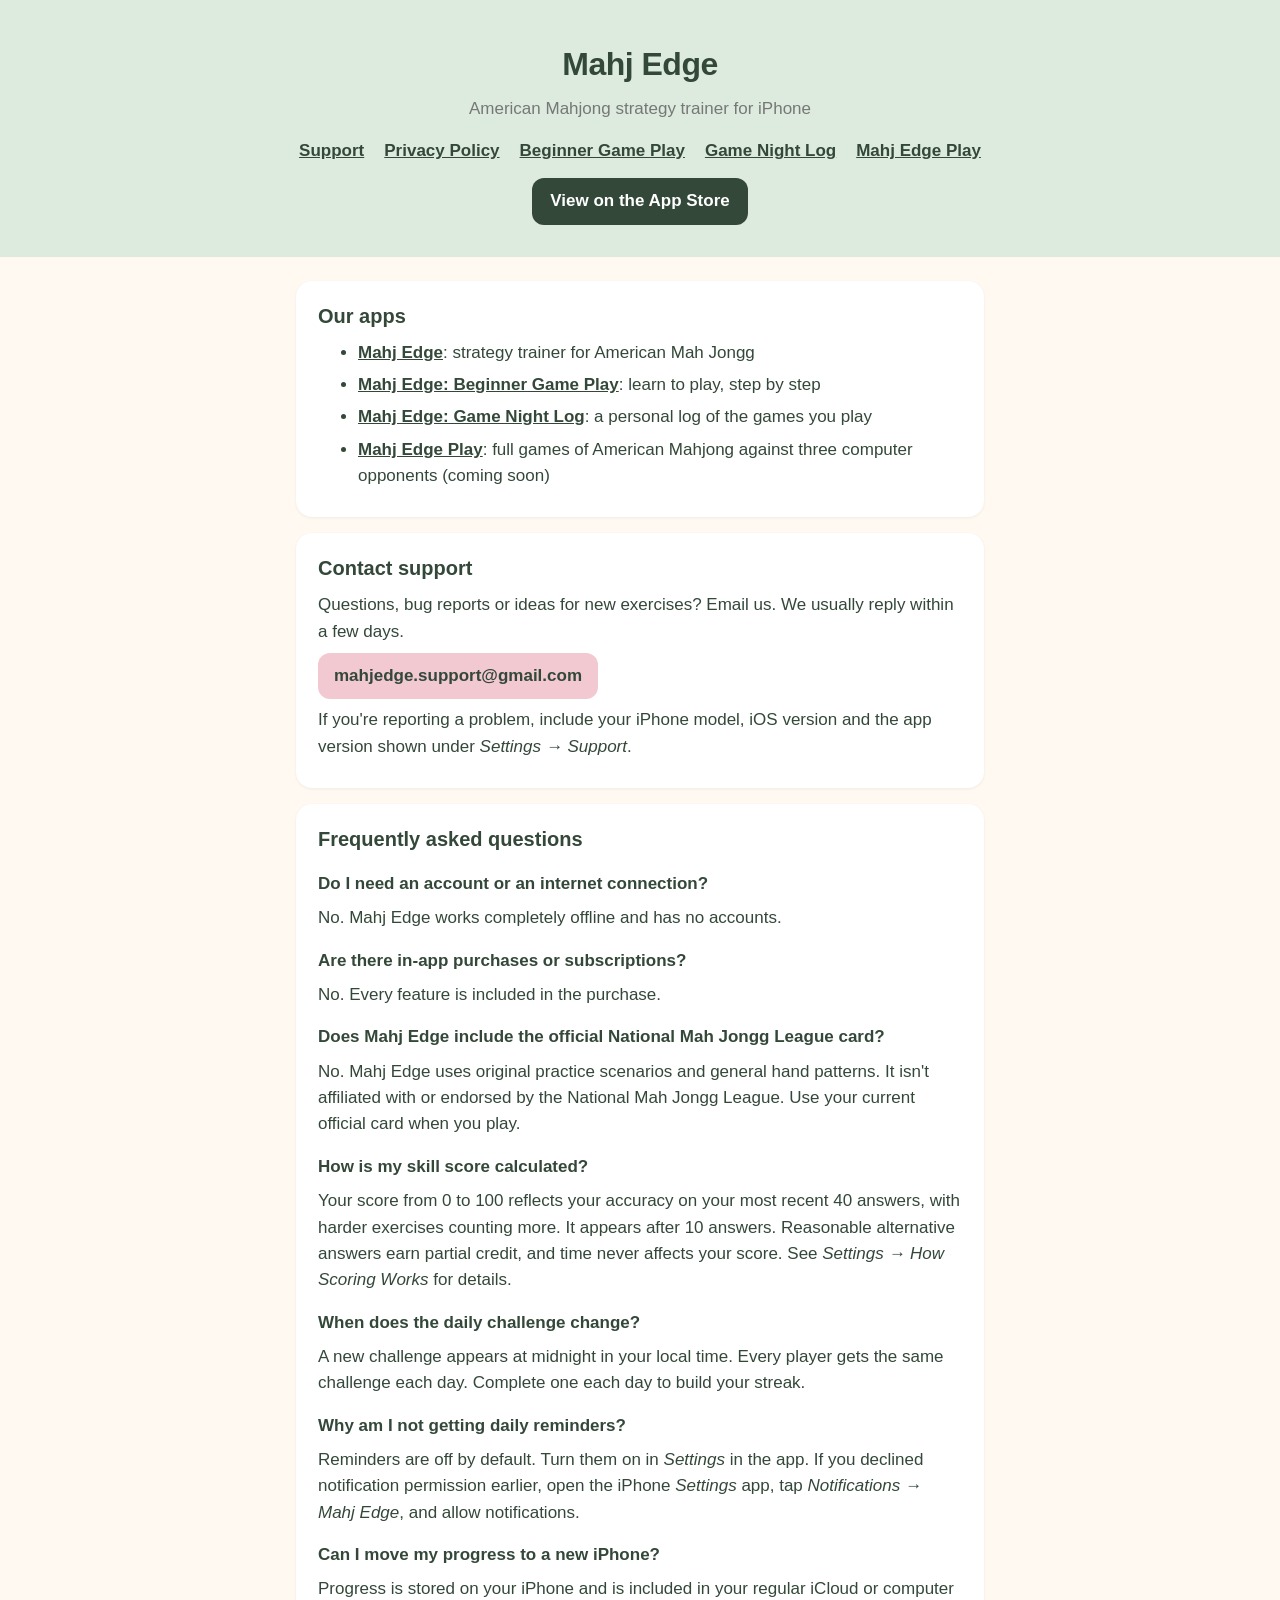
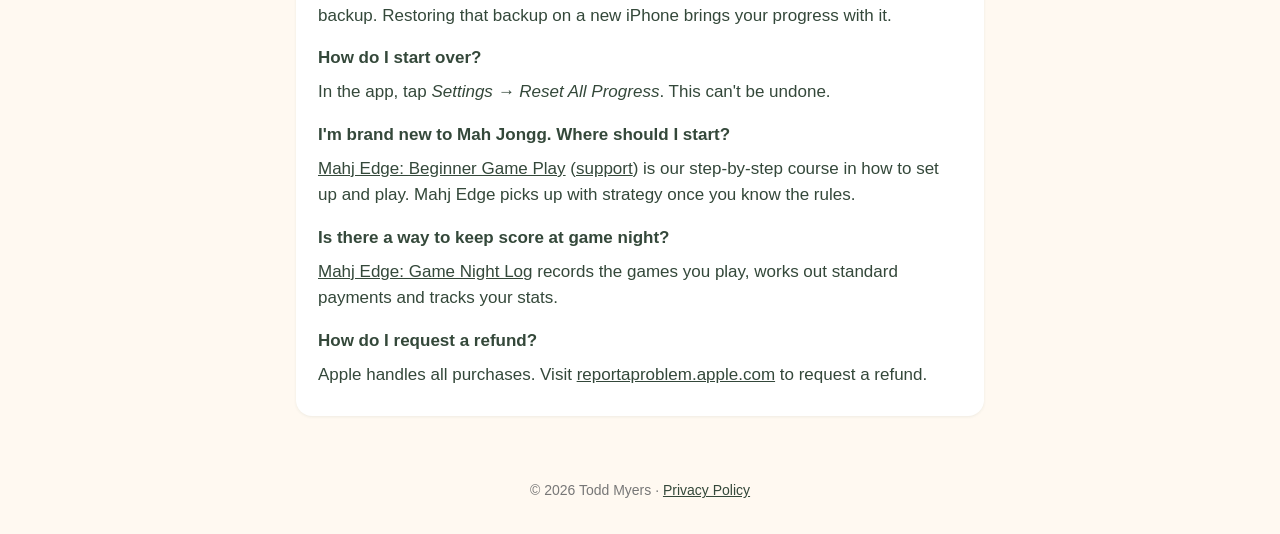
<file: index.html>
<!doctype html>
<html lang="en">
<head>
  <meta charset="utf-8">
  <meta name="viewport" content="width=device-width, initial-scale=1">
  <title>Mahj Edge Support</title>
  <meta name="description" content="Support for Mahj Edge, the American Mahjong strategy trainer for iPhone.">
  <link rel="stylesheet" href="style.css">
</head>
<body>
  <header>
    <h1>Mahj Edge</h1>
    <p>American Mahjong strategy trainer for iPhone</p>
    <nav><a href="./">Support</a><a href="privacy/">Privacy Policy</a><a href="beginner/">Beginner Game Play</a><a href="gamelog/">Game Night Log</a><a href="play/">Mahj Edge Play</a></nav>
    <a class="store" href="https://apps.apple.com/us/app/mahj-edge/id6830369084">View on the App Store</a>
  </header>

  <main>
    <section>
      <h2>Our apps</h2>
      <ul class="apps">
        <li><a href="https://apps.apple.com/us/app/mahj-edge/id6830369084"><strong>Mahj Edge</strong></a>: strategy trainer for American Mah Jongg</li>
        <li><a href="https://apps.apple.com/us/app/mahj-edge-beginner-game-play/id6832026613"><strong>Mahj Edge: Beginner Game Play</strong></a>: learn to play, step by step</li>
        <li><a href="https://apps.apple.com/us/app/mahj-edge-game-night-log/id6832359823"><strong>Mahj Edge: Game Night Log</strong></a>: a personal log of the games you play</li>
        <li><a href="play/"><strong>Mahj Edge Play</strong></a>: full games of American Mahjong against three computer opponents (coming soon)</li>
      </ul>
    </section>

    <section>
      <h2>Contact support</h2>
      <p>Questions, bug reports or ideas for new exercises? Email us. We usually reply within a few days.</p>
      <p><a class="contact" href="mailto:mahjedge.support@gmail.com?subject=Mahj%20Edge%20Support">mahjedge.support@gmail.com</a></p>
      <p>If you're reporting a problem, include your iPhone model, iOS version and the app version shown under <em>Settings → Support</em>.</p>
    </section>

    <section>
      <h2>Frequently asked questions</h2>

      <h3>Do I need an account or an internet connection?</h3>
      <p>No. Mahj Edge works completely offline and has no accounts.</p>

      <h3>Are there in-app purchases or subscriptions?</h3>
      <p>No. Every feature is included in the purchase.</p>

      <h3>Does Mahj Edge include the official National Mah Jongg League card?</h3>
      <p>No. Mahj Edge uses original practice scenarios and general hand patterns. It isn't affiliated with or endorsed by the National Mah Jongg League. Use your current official card when you play.</p>

      <h3>How is my skill score calculated?</h3>
      <p>Your score from 0 to 100 reflects your accuracy on your most recent 40 answers, with harder exercises counting more. It appears after 10 answers. Reasonable alternative answers earn partial credit, and time never affects your score. See <em>Settings → How Scoring Works</em> for details.</p>

      <h3>When does the daily challenge change?</h3>
      <p>A new challenge appears at midnight in your local time. Every player gets the same challenge each day. Complete one each day to build your streak.</p>

      <h3>Why am I not getting daily reminders?</h3>
      <p>Reminders are off by default. Turn them on in <em>Settings</em> in the app. If you declined notification permission earlier, open the iPhone <em>Settings</em> app, tap <em>Notifications → Mahj Edge</em>, and allow notifications.</p>

      <h3>Can I move my progress to a new iPhone?</h3>
      <p>Progress is stored on your iPhone and is included in your regular iCloud or computer backup. Restoring that backup on a new iPhone brings your progress with it.</p>

      <h3>How do I start over?</h3>
      <p>In the app, tap <em>Settings → Reset All Progress</em>. This can't be undone.</p>

      <h3>I'm brand new to Mah Jongg. Where should I start?</h3>
      <p><a href="https://apps.apple.com/us/app/mahj-edge-beginner-game-play/id6832026613">Mahj Edge: Beginner Game Play</a> (<a href="beginner/">support</a>) is our step-by-step course in how to set up and play. Mahj Edge picks up with strategy once you know the rules.</p>

      <h3>Is there a way to keep score at game night?</h3>
      <p><a href="gamelog/">Mahj Edge: Game Night Log</a> records the games you play, works out standard payments and tracks your stats.</p>

      <h3>How do I request a refund?</h3>
      <p>Apple handles all purchases. Visit <a href="https://reportaproblem.apple.com">reportaproblem.apple.com</a> to request a refund.</p>
    </section>
  </main>

  <footer>© 2026 Todd Myers · <a href="privacy/">Privacy Policy</a></footer>
</body>
</html>
</file>
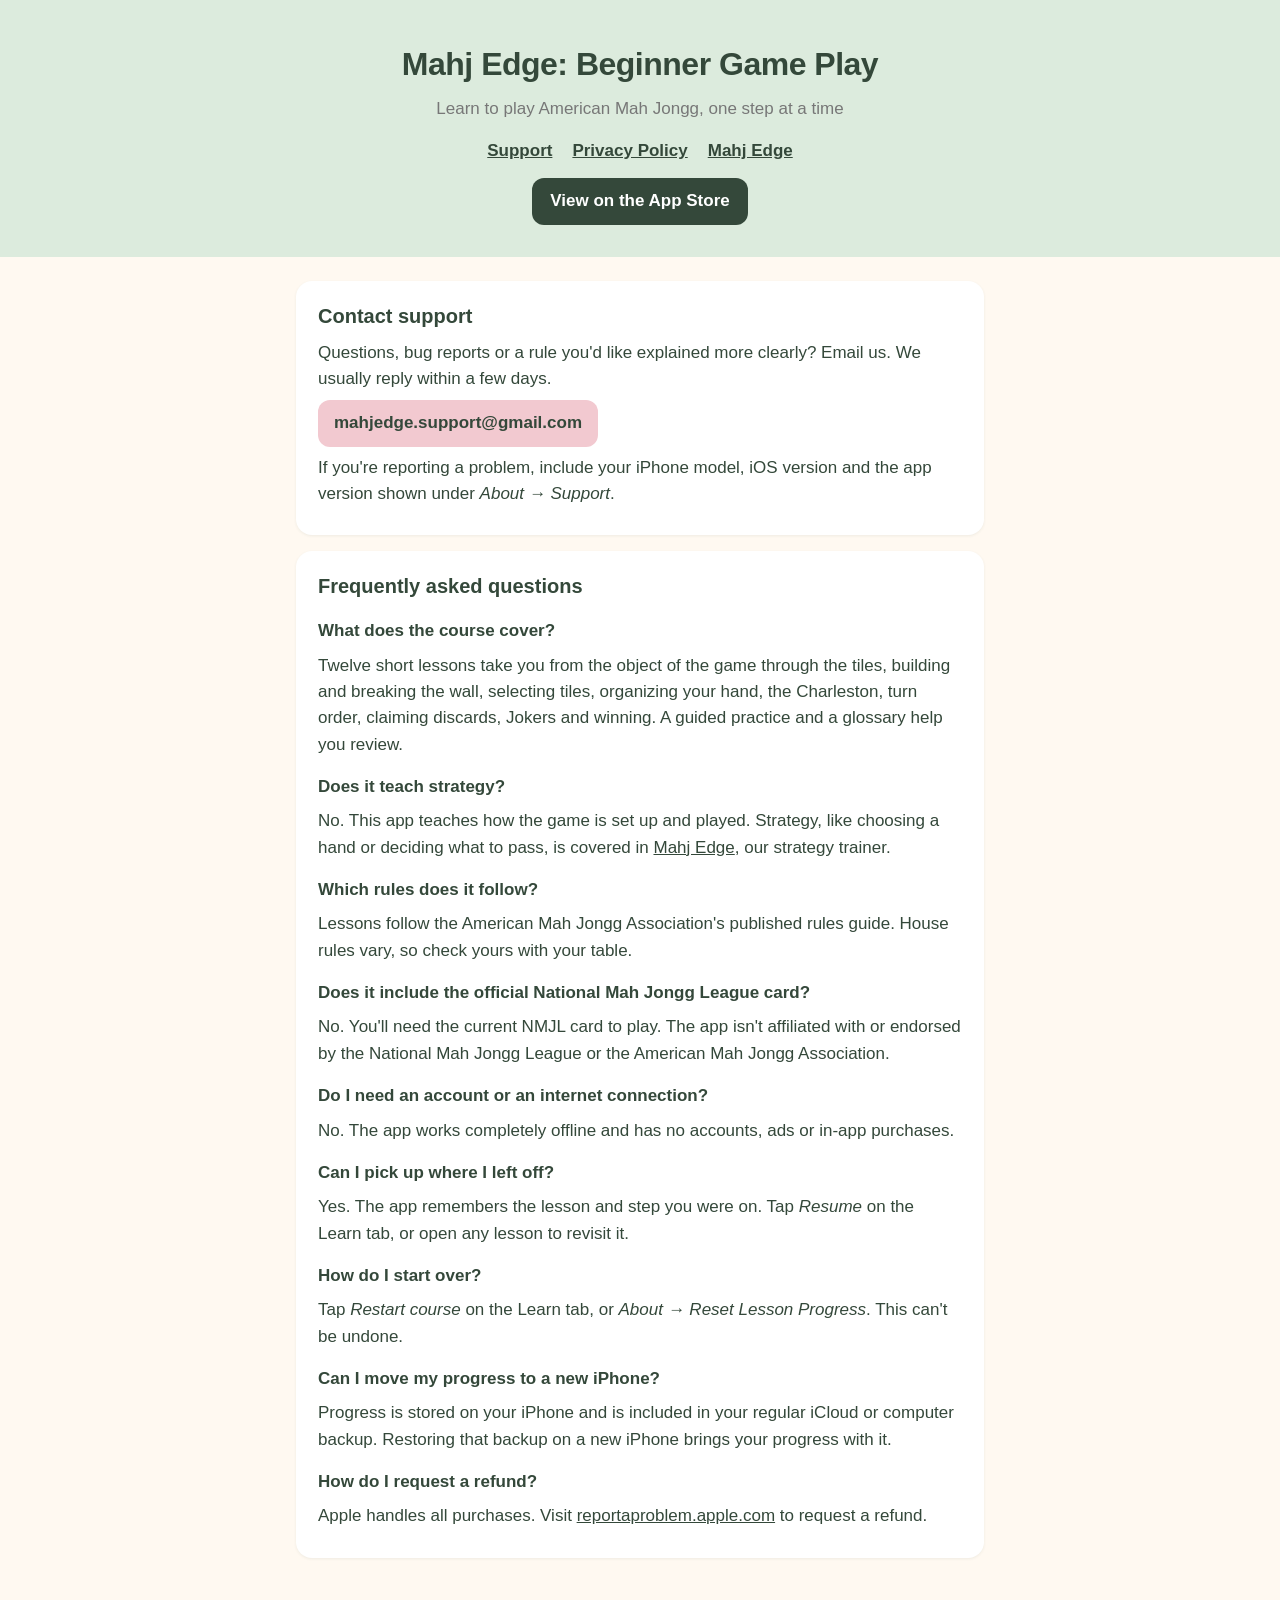
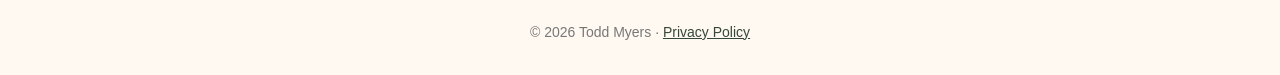
<file: beginner/index.html>
<!doctype html>
<html lang="en">
<head>
  <meta charset="utf-8">
  <meta name="viewport" content="width=device-width, initial-scale=1">
  <title>Mahj Edge Beginner Support</title>
  <meta name="description" content="Support for Mahj Edge: Beginner Game Play, a step-by-step course in how to play American Mah Jongg.">
  <link rel="stylesheet" href="../style.css">
</head>
<body>
  <header>
    <h1>Mahj Edge: Beginner Game Play</h1>
    <p>Learn to play American Mah Jongg, one step at a time</p>
    <nav><a href="./">Support</a><a href="../privacy/">Privacy Policy</a><a href="../">Mahj Edge</a></nav>
    <a class="store" href="https://apps.apple.com/us/app/mahj-edge-beginner-game-play/id6832026613">View on the App Store</a>
  </header>

  <main>
    <section>
      <h2>Contact support</h2>
      <p>Questions, bug reports or a rule you'd like explained more clearly? Email us. We usually reply within a few days.</p>
      <p><a class="contact" href="mailto:mahjedge.support@gmail.com?subject=Mahj%20Edge%20Beginner%20Support">mahjedge.support@gmail.com</a></p>
      <p>If you're reporting a problem, include your iPhone model, iOS version and the app version shown under <em>About → Support</em>.</p>
    </section>

    <section>
      <h2>Frequently asked questions</h2>

      <h3>What does the course cover?</h3>
      <p>Twelve short lessons take you from the object of the game through the tiles, building and breaking the wall, selecting tiles, organizing your hand, the Charleston, turn order, claiming discards, Jokers and winning. A guided practice and a glossary help you review.</p>

      <h3>Does it teach strategy?</h3>
      <p>No. This app teaches how the game is set up and played. Strategy, like choosing a hand or deciding what to pass, is covered in <a href="https://apps.apple.com/us/app/mahj-edge/id6830369084">Mahj Edge</a>, our strategy trainer.</p>

      <h3>Which rules does it follow?</h3>
      <p>Lessons follow the American Mah Jongg Association's published rules guide. House rules vary, so check yours with your table.</p>

      <h3>Does it include the official National Mah Jongg League card?</h3>
      <p>No. You'll need the current NMJL card to play. The app isn't affiliated with or endorsed by the National Mah Jongg League or the American Mah Jongg Association.</p>

      <h3>Do I need an account or an internet connection?</h3>
      <p>No. The app works completely offline and has no accounts, ads or in-app purchases.</p>

      <h3>Can I pick up where I left off?</h3>
      <p>Yes. The app remembers the lesson and step you were on. Tap <em>Resume</em> on the Learn tab, or open any lesson to revisit it.</p>

      <h3>How do I start over?</h3>
      <p>Tap <em>Restart course</em> on the Learn tab, or <em>About → Reset Lesson Progress</em>. This can't be undone.</p>

      <h3>Can I move my progress to a new iPhone?</h3>
      <p>Progress is stored on your iPhone and is included in your regular iCloud or computer backup. Restoring that backup on a new iPhone brings your progress with it.</p>

      <h3>How do I request a refund?</h3>
      <p>Apple handles all purchases. Visit <a href="https://reportaproblem.apple.com">reportaproblem.apple.com</a> to request a refund.</p>
    </section>
  </main>

  <footer>© 2026 Todd Myers · <a href="../privacy/">Privacy Policy</a></footer>
</body>
</html>
</file>
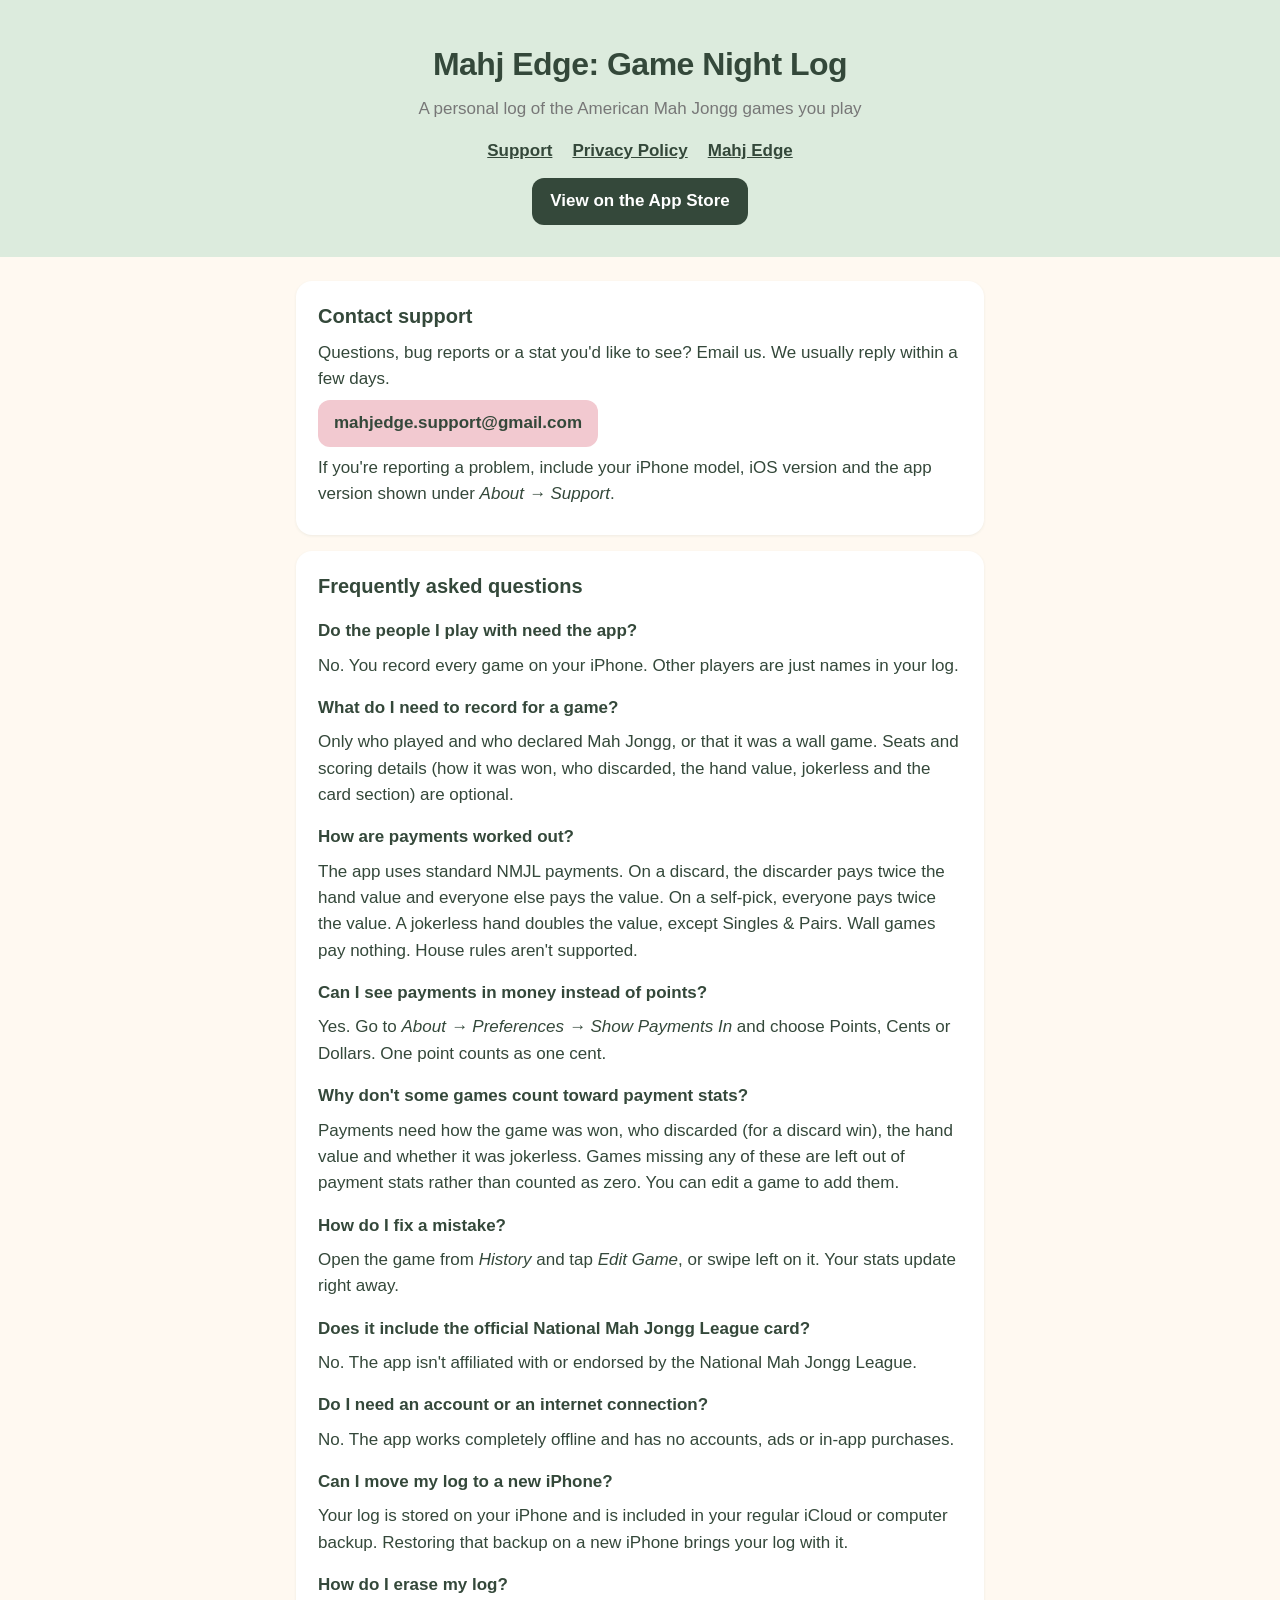
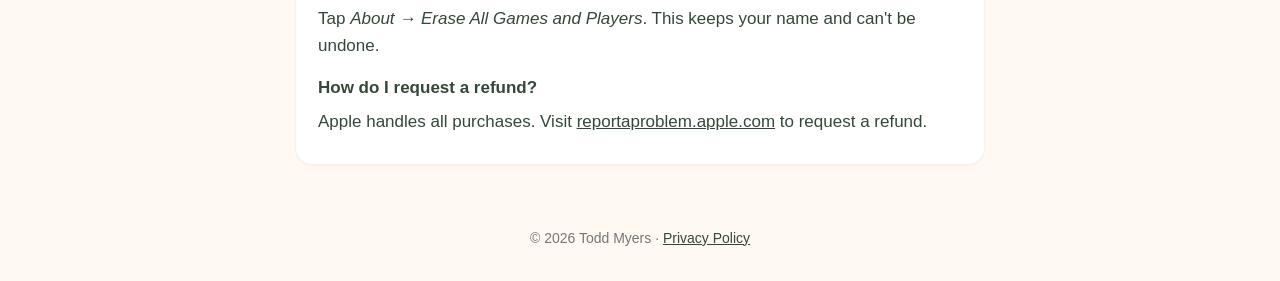
<file: gamelog/index.html>
<!doctype html>
<html lang="en">
<head>
  <meta charset="utf-8">
  <meta name="viewport" content="width=device-width, initial-scale=1">
  <title>Mahj Edge Game Night Log Support</title>
  <meta name="description" content="Support for Mahj Edge: Game Night Log, a personal log of the American Mah Jongg games you play.">
  <link rel="stylesheet" href="../style.css">
</head>
<body>
  <header>
    <h1>Mahj Edge: Game Night Log</h1>
    <p>A personal log of the American Mah Jongg games you play</p>
    <nav><a href="./">Support</a><a href="../privacy/">Privacy Policy</a><a href="../">Mahj Edge</a></nav>
    <a class="store" href="https://apps.apple.com/us/app/mahj-edge-game-night-log/id6832359823">View on the App Store</a>
  </header>

  <main>
    <section>
      <h2>Contact support</h2>
      <p>Questions, bug reports or a stat you'd like to see? Email us. We usually reply within a few days.</p>
      <p><a class="contact" href="mailto:mahjedge.support@gmail.com?subject=Mahj%20Edge%20Game%20Night%20Log%20Support">mahjedge.support@gmail.com</a></p>
      <p>If you're reporting a problem, include your iPhone model, iOS version and the app version shown under <em>About → Support</em>.</p>
    </section>

    <section>
      <h2>Frequently asked questions</h2>

      <h3>Do the people I play with need the app?</h3>
      <p>No. You record every game on your iPhone. Other players are just names in your log.</p>

      <h3>What do I need to record for a game?</h3>
      <p>Only who played and who declared Mah Jongg, or that it was a wall game. Seats and scoring details (how it was won, who discarded, the hand value, jokerless and the card section) are optional.</p>

      <h3>How are payments worked out?</h3>
      <p>The app uses standard NMJL payments. On a discard, the discarder pays twice the hand value and everyone else pays the value. On a self-pick, everyone pays twice the value. A jokerless hand doubles the value, except Singles &amp; Pairs. Wall games pay nothing. House rules aren't supported.</p>

      <h3>Can I see payments in money instead of points?</h3>
      <p>Yes. Go to <em>About → Preferences → Show Payments In</em> and choose Points, Cents or Dollars. One point counts as one cent.</p>

      <h3>Why don't some games count toward payment stats?</h3>
      <p>Payments need how the game was won, who discarded (for a discard win), the hand value and whether it was jokerless. Games missing any of these are left out of payment stats rather than counted as zero. You can edit a game to add them.</p>

      <h3>How do I fix a mistake?</h3>
      <p>Open the game from <em>History</em> and tap <em>Edit Game</em>, or swipe left on it. Your stats update right away.</p>

      <h3>Does it include the official National Mah Jongg League card?</h3>
      <p>No. The app isn't affiliated with or endorsed by the National Mah Jongg League.</p>

      <h3>Do I need an account or an internet connection?</h3>
      <p>No. The app works completely offline and has no accounts, ads or in-app purchases.</p>

      <h3>Can I move my log to a new iPhone?</h3>
      <p>Your log is stored on your iPhone and is included in your regular iCloud or computer backup. Restoring that backup on a new iPhone brings your log with it.</p>

      <h3>How do I erase my log?</h3>
      <p>Tap <em>About → Erase All Games and Players</em>. This keeps your name and can't be undone.</p>

      <h3>How do I request a refund?</h3>
      <p>Apple handles all purchases. Visit <a href="https://reportaproblem.apple.com">reportaproblem.apple.com</a> to request a refund.</p>
    </section>
  </main>

  <footer>© 2026 Todd Myers · <a href="../privacy/">Privacy Policy</a></footer>
</body>
</html>
</file>
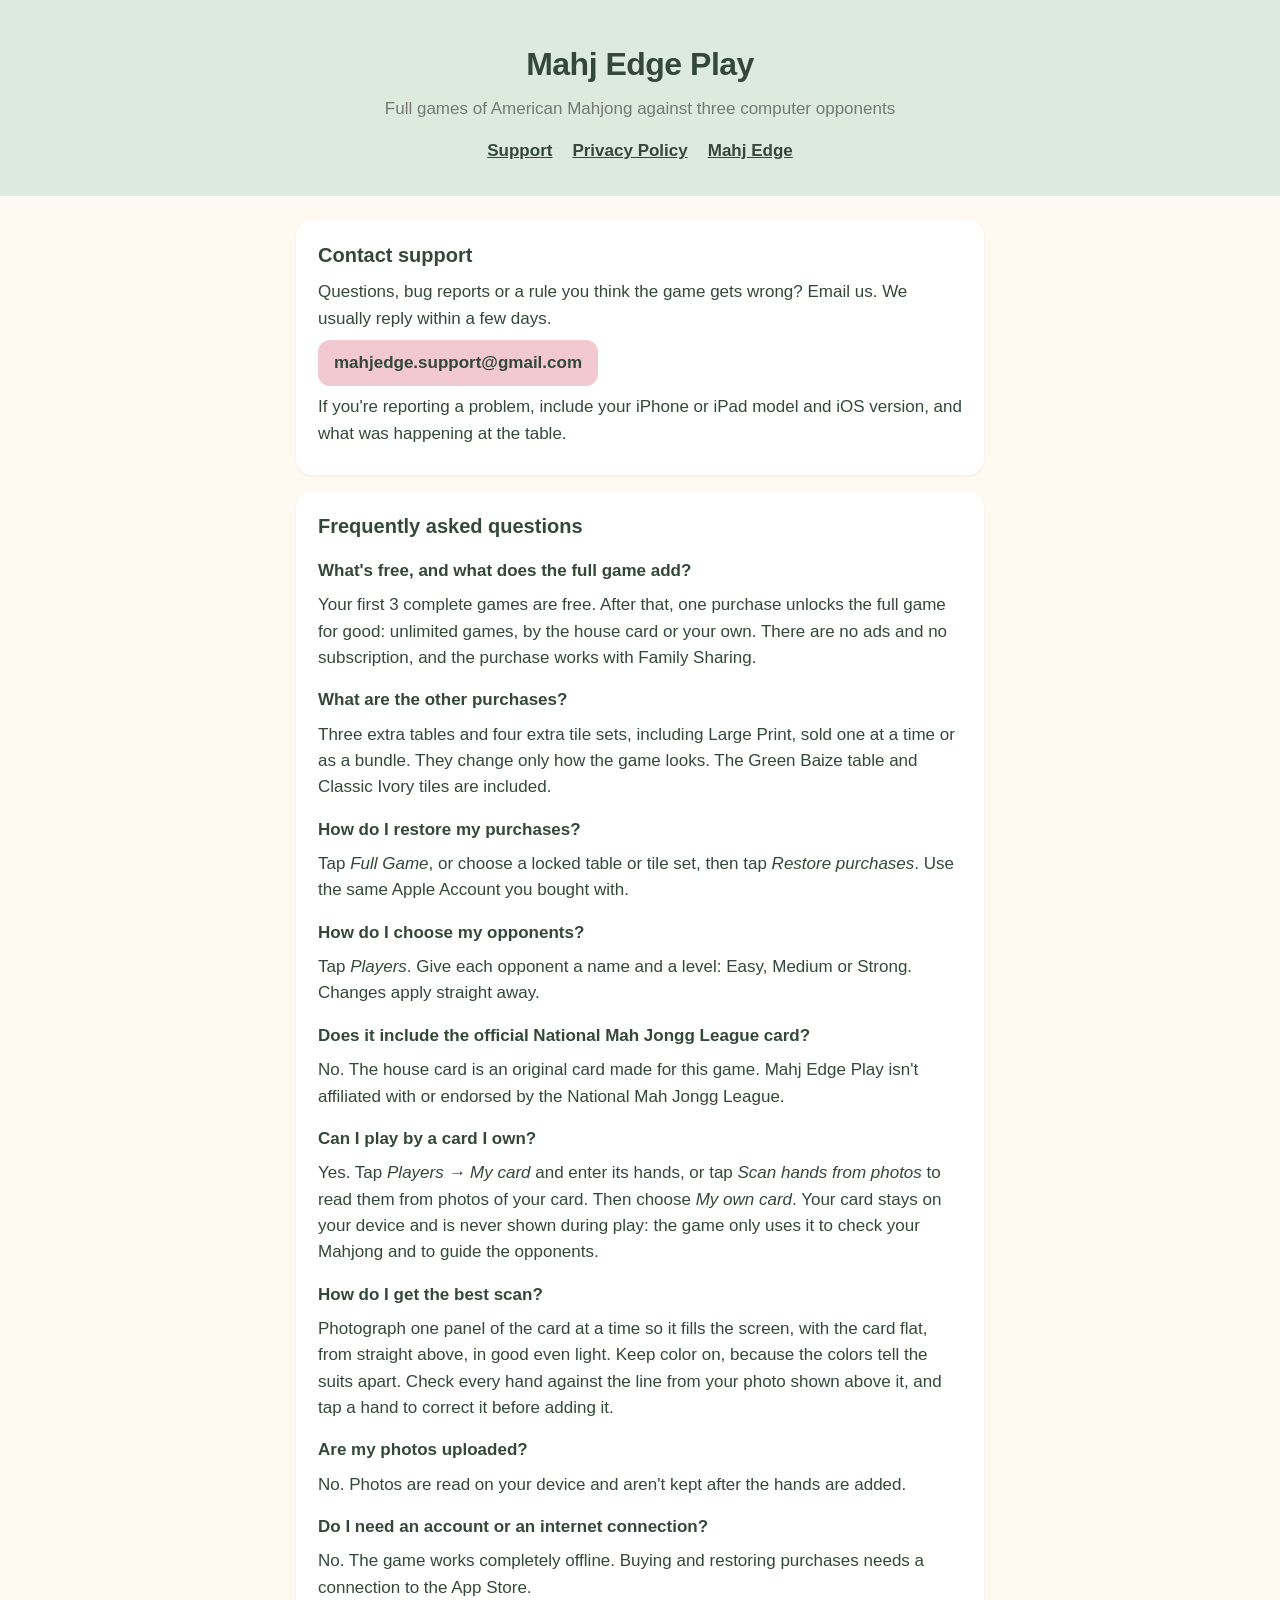
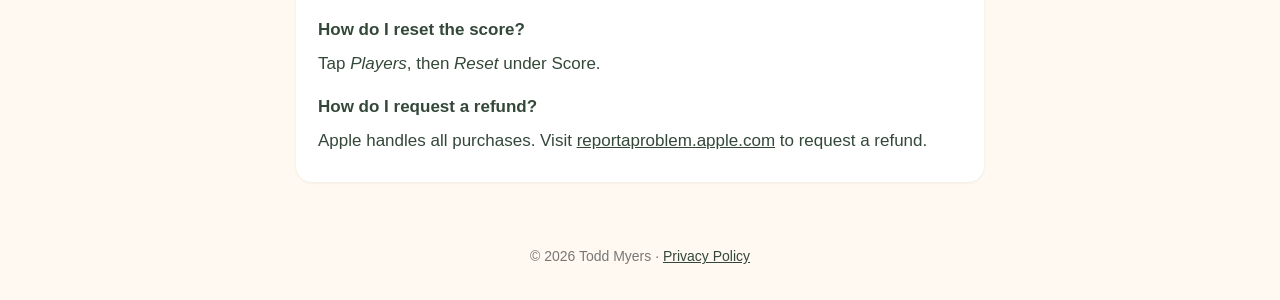
<file: play/index.html>
<!doctype html>
<html lang="en">
<head>
  <meta charset="utf-8">
  <meta name="viewport" content="width=device-width, initial-scale=1">
  <title>Mahj Edge Play Support</title>
  <meta name="description" content="Support for Mahj Edge Play, full games of American Mahjong against three computer opponents.">
  <link rel="stylesheet" href="../style.css">
</head>
<body>
  <header>
    <h1>Mahj Edge Play</h1>
    <p>Full games of American Mahjong against three computer opponents</p>
    <nav><a href="./">Support</a><a href="../privacy/">Privacy Policy</a><a href="../">Mahj Edge</a></nav>
  </header>

  <main>
    <section>
      <h2>Contact support</h2>
      <p>Questions, bug reports or a rule you think the game gets wrong? Email us. We usually reply within a few days.</p>
      <p><a class="contact" href="mailto:mahjedge.support@gmail.com?subject=Mahj%20Edge%20Play%20Support">mahjedge.support@gmail.com</a></p>
      <p>If you're reporting a problem, include your iPhone or iPad model and iOS version, and what was happening at the table.</p>
    </section>

    <section>
      <h2>Frequently asked questions</h2>

      <h3>What's free, and what does the full game add?</h3>
      <p>Your first 3 complete games are free. After that, one purchase unlocks the full game for good: unlimited games, by the house card or your own. There are no ads and no subscription, and the purchase works with Family Sharing.</p>

      <h3>What are the other purchases?</h3>
      <p>Three extra tables and four extra tile sets, including Large Print, sold one at a time or as a bundle. They change only how the game looks. The Green Baize table and Classic Ivory tiles are included.</p>

      <h3>How do I restore my purchases?</h3>
      <p>Tap <em>Full Game</em>, or choose a locked table or tile set, then tap <em>Restore purchases</em>. Use the same Apple Account you bought with.</p>

      <h3>How do I choose my opponents?</h3>
      <p>Tap <em>Players</em>. Give each opponent a name and a level: Easy, Medium or Strong. Changes apply straight away.</p>

      <h3>Does it include the official National Mah Jongg League card?</h3>
      <p>No. The house card is an original card made for this game. Mahj Edge Play isn't affiliated with or endorsed by the National Mah Jongg League.</p>

      <h3>Can I play by a card I own?</h3>
      <p>Yes. Tap <em>Players → My card</em> and enter its hands, or tap <em>Scan hands from photos</em> to read them from photos of your card. Then choose <em>My own card</em>. Your card stays on your device and is never shown during play: the game only uses it to check your Mahjong and to guide the opponents.</p>

      <h3>How do I get the best scan?</h3>
      <p>Photograph one panel of the card at a time so it fills the screen, with the card flat, from straight above, in good even light. Keep color on, because the colors tell the suits apart. Check every hand against the line from your photo shown above it, and tap a hand to correct it before adding it.</p>

      <h3>Are my photos uploaded?</h3>
      <p>No. Photos are read on your device and aren't kept after the hands are added.</p>

      <h3>Do I need an account or an internet connection?</h3>
      <p>No. The game works completely offline. Buying and restoring purchases needs a connection to the App Store.</p>

      <h3>How do I reset the score?</h3>
      <p>Tap <em>Players</em>, then <em>Reset</em> under Score.</p>

      <h3>How do I request a refund?</h3>
      <p>Apple handles all purchases. Visit <a href="https://reportaproblem.apple.com">reportaproblem.apple.com</a> to request a refund.</p>
    </section>
  </main>

  <footer>© 2026 Todd Myers · <a href="../privacy/">Privacy Policy</a></footer>
</body>
</html>
</file>
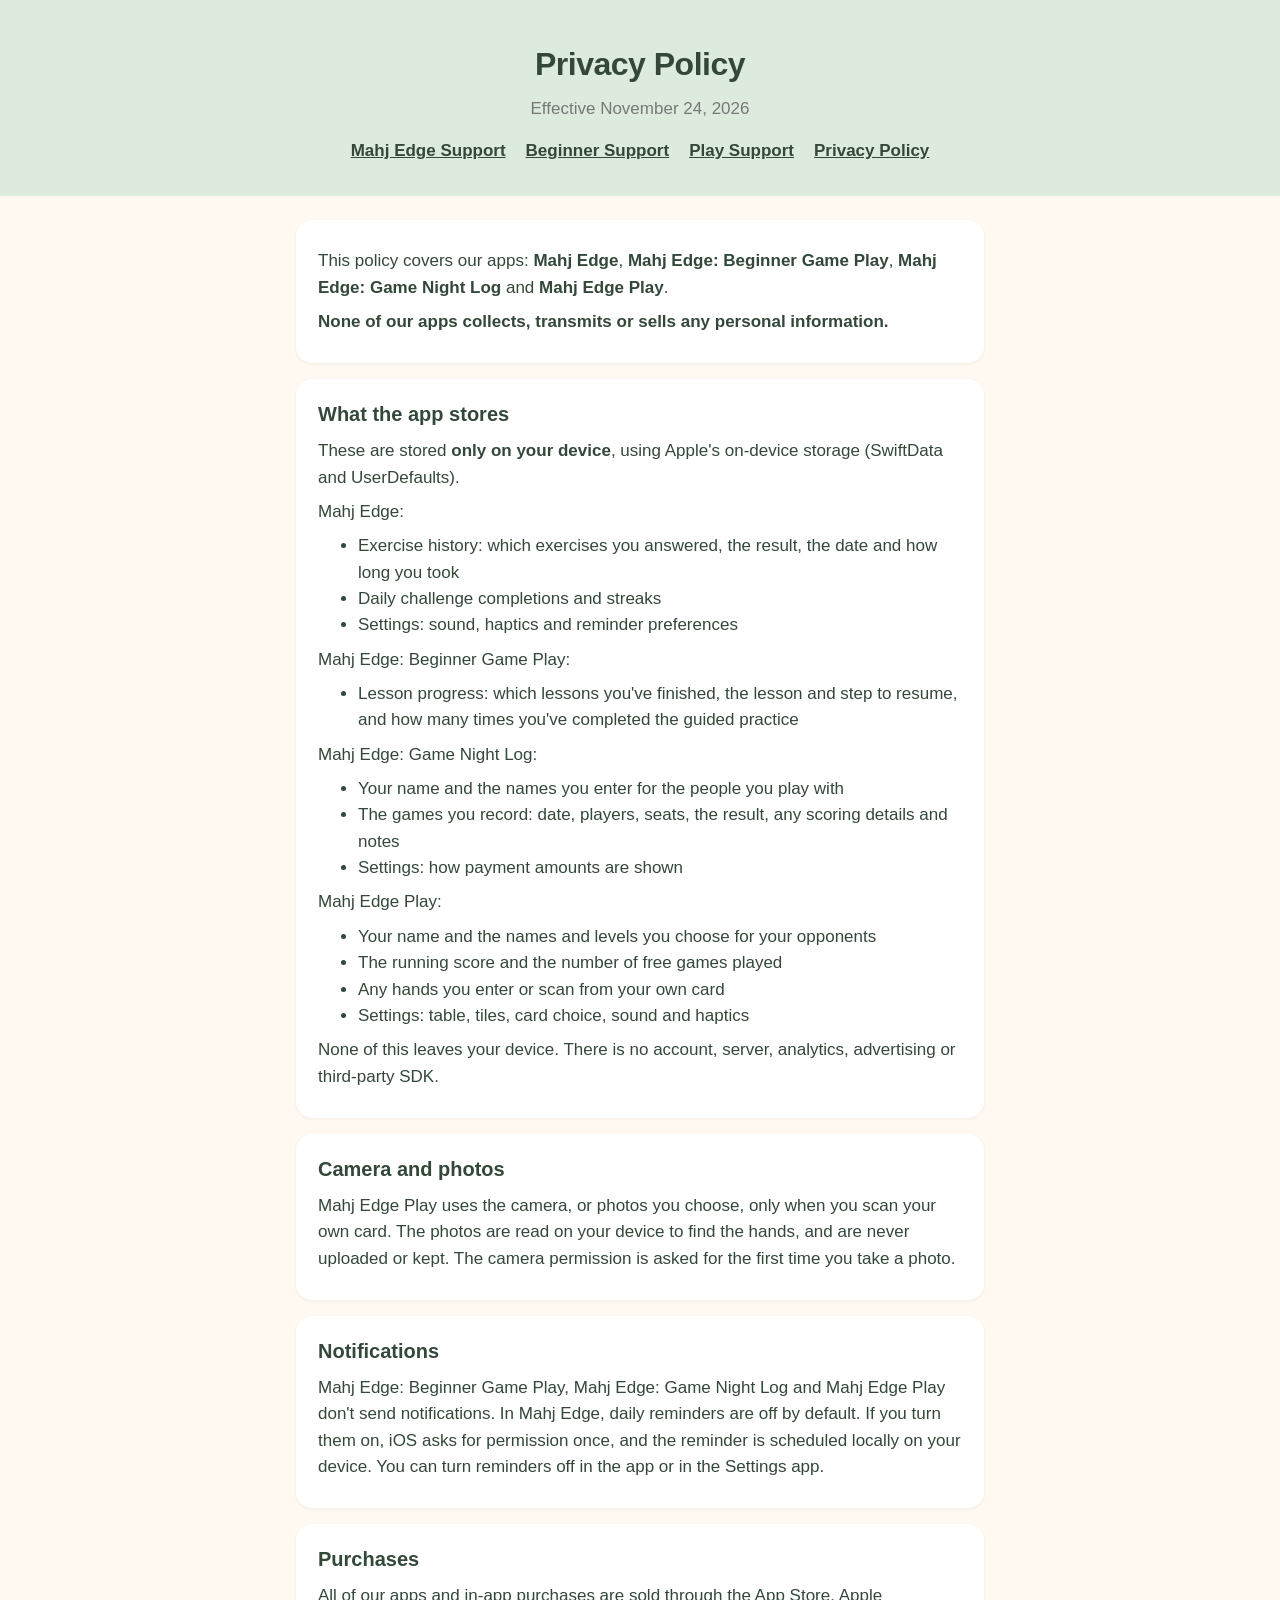
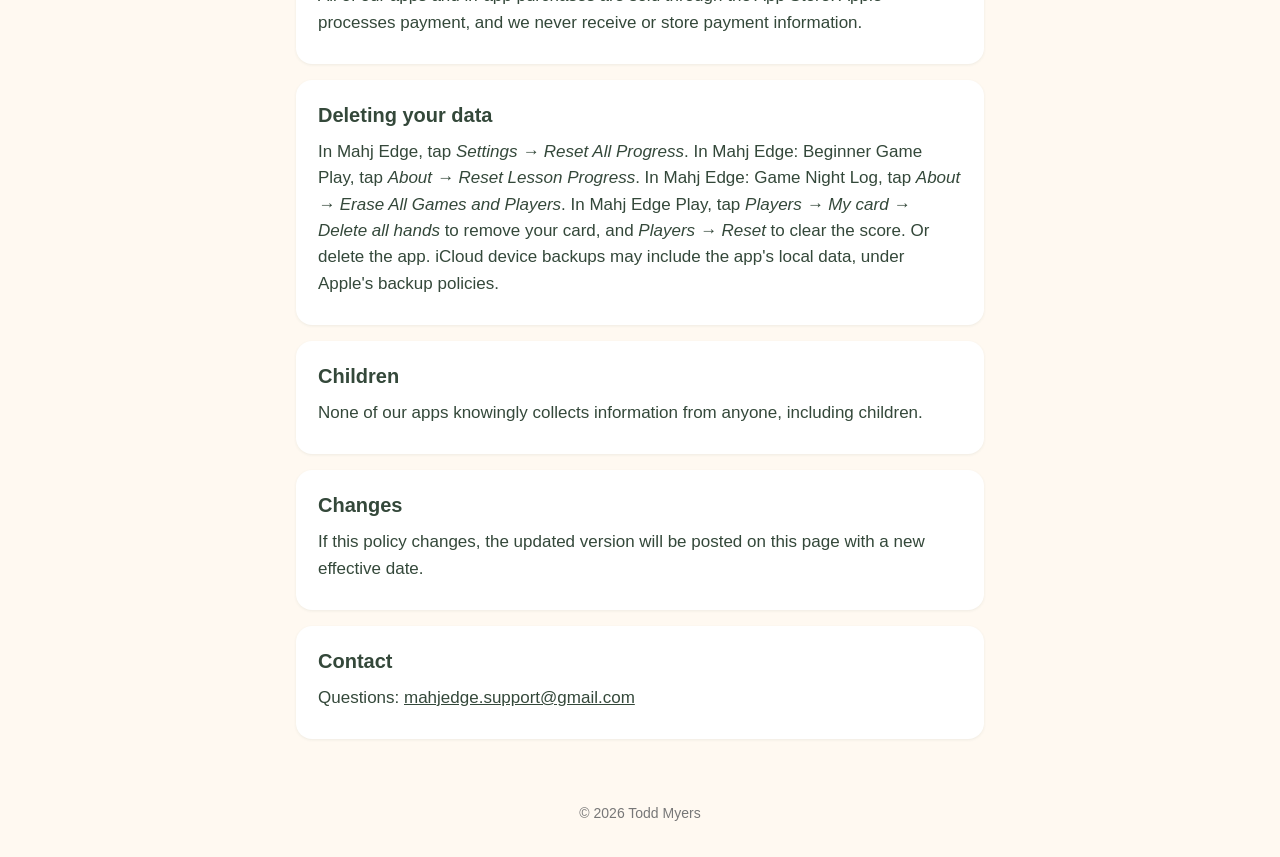
<file: privacy/index.html>
<!doctype html>
<html lang="en">
<head>
  <meta charset="utf-8">
  <meta name="viewport" content="width=device-width, initial-scale=1">
  <title>Mahj Edge Privacy Policy</title>
  <meta name="description" content="The Mahj Edge apps don't collect, transmit or sell any personal information.">
  <link rel="stylesheet" href="../style.css">
</head>
<body>
  <header>
    <h1>Privacy Policy</h1>
    <p>Effective November 24, 2026</p>
    <nav><a href="../">Mahj Edge Support</a><a href="../beginner/">Beginner Support</a><a href="../play/">Play Support</a><a href="./">Privacy Policy</a></nav>
  </header>

  <main>
    <section>
      <p>This policy covers our apps: <strong>Mahj Edge</strong>, <strong>Mahj Edge: Beginner Game Play</strong>, <strong>Mahj Edge: Game Night Log</strong> and <strong>Mahj Edge Play</strong>.</p>
      <p><strong>None of our apps collects, transmits or sells any personal information.</strong></p>
    </section>

    <section>
      <h2>What the app stores</h2>
      <p>These are stored <strong>only on your device</strong>, using Apple's on-device storage (SwiftData and UserDefaults).</p>
      <p>Mahj Edge:</p>
      <ul>
        <li>Exercise history: which exercises you answered, the result, the date and how long you took</li>
        <li>Daily challenge completions and streaks</li>
        <li>Settings: sound, haptics and reminder preferences</li>
      </ul>
      <p>Mahj Edge: Beginner Game Play:</p>
      <ul>
        <li>Lesson progress: which lessons you've finished, the lesson and step to resume, and how many times you've completed the guided practice</li>
      </ul>
      <p>Mahj Edge: Game Night Log:</p>
      <ul>
        <li>Your name and the names you enter for the people you play with</li>
        <li>The games you record: date, players, seats, the result, any scoring details and notes</li>
        <li>Settings: how payment amounts are shown</li>
      </ul>
      <p>Mahj Edge Play:</p>
      <ul>
        <li>Your name and the names and levels you choose for your opponents</li>
        <li>The running score and the number of free games played</li>
        <li>Any hands you enter or scan from your own card</li>
        <li>Settings: table, tiles, card choice, sound and haptics</li>
      </ul>
      <p>None of this leaves your device. There is no account, server, analytics, advertising or third-party SDK.</p>
    </section>

    <section>
      <h2>Camera and photos</h2>
      <p>Mahj Edge Play uses the camera, or photos you choose, only when you scan your own card. The photos are read on your device to find the hands, and are never uploaded or kept. The camera permission is asked for the first time you take a photo.</p>
    </section>

    <section>
      <h2>Notifications</h2>
      <p>Mahj Edge: Beginner Game Play, Mahj Edge: Game Night Log and Mahj Edge Play don't send notifications. In Mahj Edge, daily reminders are off by default. If you turn them on, iOS asks for permission once, and the reminder is scheduled locally on your device. You can turn reminders off in the app or in the Settings app.</p>
    </section>

    <section>
      <h2>Purchases</h2>
      <p>All of our apps and in-app purchases are sold through the App Store. Apple processes payment, and we never receive or store payment information.</p>
    </section>

    <section>
      <h2>Deleting your data</h2>
      <p>In Mahj Edge, tap <em>Settings → Reset All Progress</em>. In Mahj Edge: Beginner Game Play, tap <em>About → Reset Lesson Progress</em>. In Mahj Edge: Game Night Log, tap <em>About → Erase All Games and Players</em>. In Mahj Edge Play, tap <em>Players → My card → Delete all hands</em> to remove your card, and <em>Players → Reset</em> to clear the score. Or delete the app. iCloud device backups may include the app's local data, under Apple's backup policies.</p>
    </section>

    <section>
      <h2>Children</h2>
      <p>None of our apps knowingly collects information from anyone, including children.</p>
    </section>

    <section>
      <h2>Changes</h2>
      <p>If this policy changes, the updated version will be posted on this page with a new effective date.</p>
    </section>

    <section>
      <h2>Contact</h2>
      <p>Questions: <a href="mailto:mahjedge.support@gmail.com">mahjedge.support@gmail.com</a></p>
    </section>
  </main>

  <footer>© 2026 Todd Myers</footer>
</body>
</html>
</file>
<file: style.css>
:root {
  --sage: #DCEBDD;
  --sage-deep: #B9D4BA;
  --blush: #F2C9D0;
  --cream: #FFF9F1;
  --card: #FFFFFF;
  --ink: #34483A;
  --muted: #777777;
}

* { box-sizing: border-box; }

body {
  margin: 0;
  background: var(--cream);
  color: var(--ink);
  font: 17px/1.55 -apple-system, BlinkMacSystemFont, "SF Pro Text", "Helvetica Neue", Arial, sans-serif;
}

header {
  background: var(--sage);
  padding: 40px 16px 32px;
  text-align: center;
}

header h1 { margin: 0; font-size: 32px; letter-spacing: -0.5px; }
header p { margin: 6px 0 0; color: var(--muted); }

nav { margin-top: 16px; }
nav a { color: var(--ink); margin: 0 10px; font-weight: 600; }

main { max-width: 720px; margin: 0 auto; padding: 24px 16px 48px; }

section {
  background: var(--card);
  border-radius: 16px;
  padding: 20px 22px;
  margin-bottom: 16px;
  box-shadow: 0 1px 3px rgba(52, 72, 58, 0.08);
}

h2 { font-size: 20px; margin: 0 0 8px; }
h3 { font-size: 17px; margin: 16px 0 4px; }
p, ul { margin: 8px 0; }
a { color: var(--ink); }

.contact {
  display: inline-block;
  background: var(--blush);
  padding: 10px 16px;
  border-radius: 12px;
  font-weight: 600;
  text-decoration: none;
  word-break: break-all;
}

.store {
  display: inline-block;
  margin-top: 14px;
  background: var(--ink);
  color: #fff;
  padding: 10px 18px;
  border-radius: 12px;
  font-weight: 600;
  text-decoration: none;
}


.apps li { margin: 6px 0; }

footer { text-align: center; color: var(--muted); font-size: 14px; padding: 0 16px 32px; }
</file>
